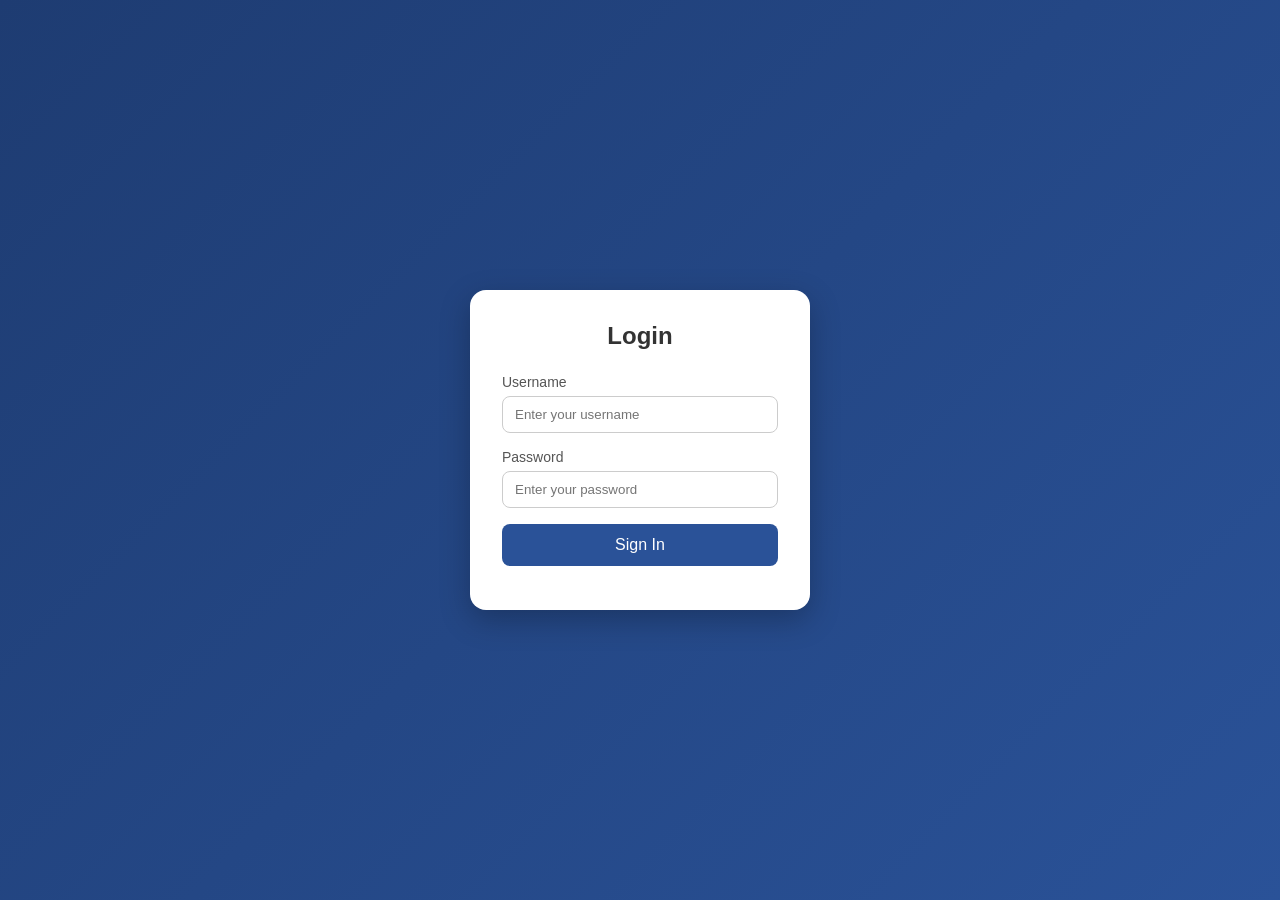
<file: index.html>
<!DOCTYPE html>
<html lang="en">
<head>
  <meta charset="UTF-8" />
  <meta name="viewport" content="width=device-width, initial-scale=1.0" />
  <title>Login Page</title>
  <link rel="stylesheet" href="style.css" />
</head>
<body class="login-body">
  <div class="login-container">
    <h2>Login</h2>

    <form id="loginForm">
    <div class="form-group">
        <label for="username">Username</label>
        <input id="username" name="username" type="text" placeholder="Enter your username" required />
    </div>

    <div class="form-group">
        <label for="password">Password</label>
        <input id="password" name="password" type="password" placeholder="Enter your password" required />
    </div>

    <button class="login-btn" type="submit">Sign In</button>
    </form>

    <p id="loginError" style="color: red; margin-top: 12px; font-size: 14px;"></p>

    <script src="auth.js"></script>

  </div>
</body>
</html>
</file>
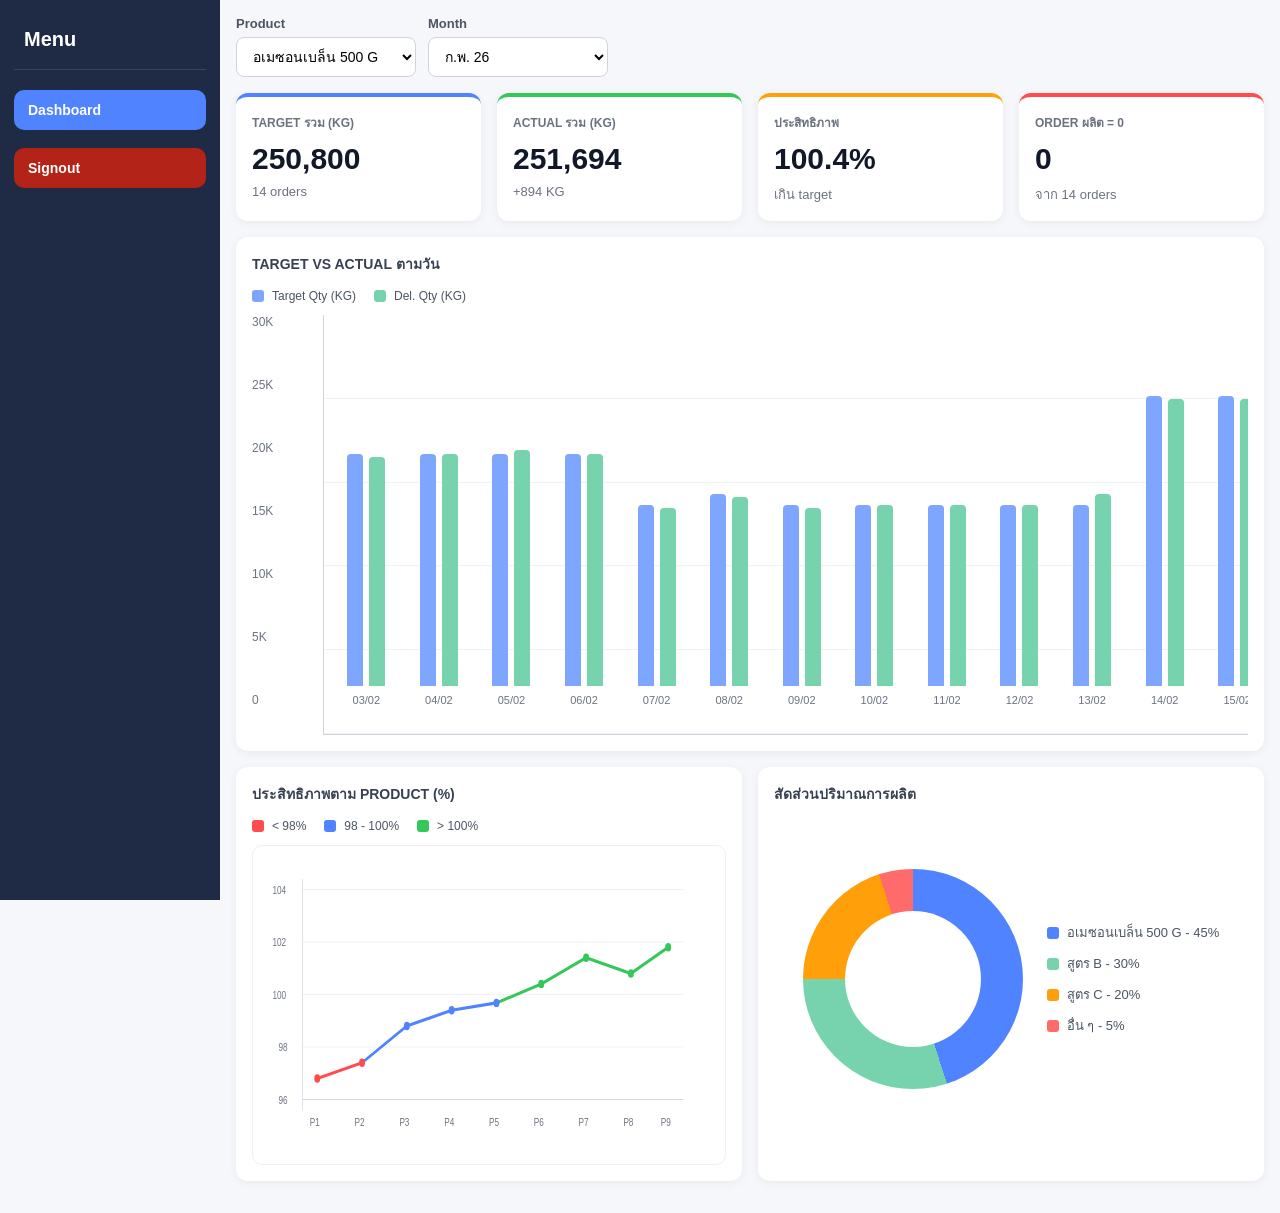
<file: dashboard.html>
<!DOCTYPE html>
<html lang="th">
<head>
  <meta charset="UTF-8" />
  <meta name="viewport" content="width=device-width, initial-scale=1.0" />
  <title>Dashboard</title>
  <style>
    * {
      box-sizing: border-box;
      margin: 0;
      padding: 0;
      font-family: Arial, sans-serif;
    }

    body {
      background: #f5f7fb;
      color: #1f2937;
    }

    .layout {
      display: flex;
      min-height: 100vh;
    }

    .sidebar {
      width: 220px;
      background: #1f2a44;
      color: white;
      padding: 20px 14px;
      display: flex;
      flex-direction: column;
      gap: 14px;
      position: sticky;
      top: 0;
      height: 100vh;
    }

    .sidebar-title {
      font-size: 20px;
      font-weight: 700;
      padding: 8px 10px 18px;
      border-bottom: 1px solid rgba(255, 255, 255, 0.12);
      margin-bottom: 6px;
    }

    .menu {
      display: flex;
      flex-direction: column;
      gap: 8px;
    }

    .menu a {
      text-decoration: none;
      color: white;
      padding: 12px 14px;
      border-radius: 10px;
      font-size: 14px;
      font-weight: 600;
      transition: background 0.2s ease;
    }

    .menu a:hover {
      background: #2f3d63;
    }

    .menu a.active {
      background: #4f83ff;
    }

    .menu a.signout {
      margin-top: 10px;
      background: #b42318;
    }

    .menu a.signout:hover {
      background: #912018;
    }

    .main {
      flex: 1;
      min-width: 0;
    }

    .page {
      width: 100%;
      padding: 16px;
    }

    .filters {
      display: flex;
      gap: 12px;
      flex-wrap: wrap;
      margin-bottom: 16px;
    }

    .filter-group {
      display: flex;
      flex-direction: column;
      gap: 6px;
    }

    .filter-group label {
      font-size: 13px;
      color: #4b5563;
      font-weight: 600;
    }

    .filter-group select {
      min-width: 180px;
      padding: 10px 12px;
      border: 1px solid #d1d5db;
      border-radius: 8px;
      background: white;
      font-size: 14px;
    }

    .cards {
      display: grid;
      grid-template-columns: repeat(4, 1fr);
      gap: 16px;
      margin-bottom: 16px;
    }

    .card {
      background: white;
      border-radius: 12px;
      padding: 16px;
      box-shadow: 0 2px 10px rgba(0, 0, 0, 0.06);
      text-align: left;
      border-top: 4px solid #dbe3f1;
    }

    .card.blue {
      border-top-color: #4f83ff;
    }

    .card.green {
      border-top-color: #34c759;
    }

    .card.orange {
      border-top-color: #ff9f0a;
    }

    .card.red {
      border-top-color: #ff4d4f;
    }

    .card-label {
      font-size: 12px;
      font-weight: 700;
      color: #6b7280;
      text-transform: uppercase;
      margin-bottom: 10px;
    }

    .card-value {
      font-size: 30px;
      font-weight: 700;
      color: #111827;
      margin-bottom: 8px;
    }

    .card-info {
      font-size: 13px;
      color: #6b7280;
    }

    .panel {
      background: white;
      border-radius: 12px;
      padding: 16px;
      box-shadow: 0 2px 10px rgba(0, 0, 0, 0.06);
      margin-bottom: 16px;
    }

    .panel-title {
      font-size: 14px;
      font-weight: 700;
      color: #374151;
      margin-bottom: 14px;
    }

    .chart-grid {
      display: grid;
      grid-template-columns: 1fr 1fr;
      gap: 16px;
    }

    .bar-chart-wrap {
      width: 100%;
      overflow-x: auto;
    }

    .bar-chart {
      min-width: 1100px;
      height: 420px;
      display: flex;
      gap: 16px;
      align-items: stretch;
    }

    .y-axis {
      width: 55px;
      height: 100%;
      display: flex;
      flex-direction: column-reverse;
      justify-content: space-between;
      padding-bottom: 28px;
      font-size: 12px;
      color: #6b7280;
    }

    .plot-area {
      position: relative;
      flex: 1;
      border-left: 1px solid #d1d5db;
      border-bottom: 1px solid #d1d5db;
      padding: 0 10px 28px 10px;
      display: flex;
      align-items: flex-end;
      justify-content: space-between;
      gap: 8px;
      background:
        repeating-linear-gradient(
          to top,
          #eef2f7 0,
          #eef2f7 1px,
          transparent 1px,
          transparent 20%
        );
    }

    .bar-group {
      flex: 1;
      min-width: 44px;
      height: 100%;
      display: flex;
      flex-direction: column;
      justify-content: flex-end;
      align-items: center;
      gap: 8px;
      position: relative;
    }

    .bars {
      height: calc(100% - 28px);
      width: 100%;
      display: flex;
      justify-content: center;
      align-items: flex-end;
      gap: 6px;
    }

    .bar {
      width: 16px;
      border-radius: 4px 4px 0 0;
    }

    .bar.target {
      background: #7ea6ff;
    }

    .bar.actual {
      background: #77d3ae;
    }

    .x-label {
      font-size: 11px;
      color: #6b7280;
      white-space: nowrap;
    }

    .legend {
      display: flex;
      gap: 18px;
      align-items: center;
      flex-wrap: wrap;
      margin-bottom: 12px;
      font-size: 12px;
      color: #4b5563;
    }

    .legend-item {
      display: flex;
      align-items: center;
      gap: 8px;
    }

    .legend-color {
      width: 12px;
      height: 12px;
      border-radius: 3px;
      display: inline-block;
    }

    .line-chart-box {
      width: 100%;
      height: 320px;
      border: 1px solid #edf0f5;
      border-radius: 10px;
      padding: 12px;
    }

    .line-chart-box svg {
      width: 100%;
      height: 100%;
      display: block;
    }

    .pie-wrap {
      display: flex;
      align-items: center;
      justify-content: center;
      min-height: 320px;
      gap: 24px;
      flex-wrap: wrap;
    }

    .pie-chart {
      width: 220px;
      height: 220px;
      border-radius: 50%;
      background: conic-gradient(
        #4f83ff 0deg 162deg,
        #77d3ae 162deg 270deg,
        #ff9f0a 270deg 342deg,
        #ff6b6b 342deg 360deg
      );
      position: relative;
    }

    .pie-chart::after {
      content: "";
      position: absolute;
      inset: 42px;
      background: white;
      border-radius: 50%;
    }

    .pie-legend {
      display: flex;
      flex-direction: column;
      gap: 10px;
      font-size: 13px;
      color: #4b5563;
    }

    @media (max-width: 1100px) {
      .cards {
        grid-template-columns: repeat(2, 1fr);
      }

      .chart-grid {
        grid-template-columns: 1fr;
      }
    }

    @media (max-width: 900px) {
      .layout {
        flex-direction: column;
      }

      .sidebar {
        width: 100%;
        height: auto;
        position: static;
      }
    }

    @media (max-width: 640px) {
      .cards {
        grid-template-columns: 1fr;
      }

      .page {
        padding: 12px;
      }
    }
  </style>
</head>
<body>
  <div class="layout">
    <aside class="sidebar">
      <div class="sidebar-title">Menu</div>

      <nav class="menu">
        <a href="dashboard.html" class="active">Dashboard</a>
        <a href="index.html" class="signout">Signout</a>
      </nav>
    </aside>

    <main class="main">
      <div class="page">
        <section class="filters">
          <div class="filter-group">
            <label for="product">Product</label>
            <select id="product">
              <option>อเมซอนเบล็น 500 G</option>
            </select>
          </div>

          <div class="filter-group">
            <label for="month">Month</label>
            <select id="month">
              <option>ก.พ. 26</option>
            </select>
          </div>
        </section>

        <section class="cards">
          <div class="card blue">
            <div class="card-label">TARGET รวม (KG)</div>
            <div class="card-value">250,800</div>
            <div class="card-info">14 orders</div>
          </div>

          <div class="card green">
            <div class="card-label">Actual รวม (KG)</div>
            <div class="card-value">251,694</div>
            <div class="card-info">+894 KG</div>
          </div>

          <div class="card orange">
            <div class="card-label">ประสิทธิภาพ</div>
            <div class="card-value">100.4%</div>
            <div class="card-info">เกิน target</div>
          </div>

          <div class="card red">
            <div class="card-label">Order ผลิต = 0</div>
            <div class="card-value">0</div>
            <div class="card-info">จาก 14 orders</div>
          </div>
        </section>

        <section class="panel">
          <div class="panel-title">TARGET VS ACTUAL ตามวัน</div>

          <div class="legend">
            <div class="legend-item">
              <span class="legend-color" style="background:#7ea6ff;"></span>
              <span>Target Qty (KG)</span>
            </div>
            <div class="legend-item">
              <span class="legend-color" style="background:#77d3ae;"></span>
              <span>Del. Qty (KG)</span>
            </div>
          </div>

          <div class="bar-chart-wrap">
            <div class="bar-chart">
              <div class="y-axis">
                <span>0</span>
                <span>5K</span>
                <span>10K</span>
                <span>15K</span>
                <span>20K</span>
                <span>25K</span>
                <span>30K</span>
              </div>

              <div class="plot-area">
                <div class="bar-group"><div class="bars"><div class="bar target" style="height:64%;"></div><div class="bar actual" style="height:63%;"></div></div><div class="x-label">03/02</div></div>
                <div class="bar-group"><div class="bars"><div class="bar target" style="height:64%;"></div><div class="bar actual" style="height:64%;"></div></div><div class="x-label">04/02</div></div>
                <div class="bar-group"><div class="bars"><div class="bar target" style="height:64%;"></div><div class="bar actual" style="height:65%;"></div></div><div class="x-label">05/02</div></div>
                <div class="bar-group"><div class="bars"><div class="bar target" style="height:64%;"></div><div class="bar actual" style="height:64%;"></div></div><div class="x-label">06/02</div></div>
                <div class="bar-group"><div class="bars"><div class="bar target" style="height:50%;"></div><div class="bar actual" style="height:49%;"></div></div><div class="x-label">07/02</div></div>
                <div class="bar-group"><div class="bars"><div class="bar target" style="height:53%;"></div><div class="bar actual" style="height:52%;"></div></div><div class="x-label">08/02</div></div>
                <div class="bar-group"><div class="bars"><div class="bar target" style="height:50%;"></div><div class="bar actual" style="height:49%;"></div></div><div class="x-label">09/02</div></div>
                <div class="bar-group"><div class="bars"><div class="bar target" style="height:50%;"></div><div class="bar actual" style="height:50%;"></div></div><div class="x-label">10/02</div></div>
                <div class="bar-group"><div class="bars"><div class="bar target" style="height:50%;"></div><div class="bar actual" style="height:50%;"></div></div><div class="x-label">11/02</div></div>
                <div class="bar-group"><div class="bars"><div class="bar target" style="height:50%;"></div><div class="bar actual" style="height:50%;"></div></div><div class="x-label">12/02</div></div>
                <div class="bar-group"><div class="bars"><div class="bar target" style="height:50%;"></div><div class="bar actual" style="height:53%;"></div></div><div class="x-label">13/02</div></div>
                <div class="bar-group"><div class="bars"><div class="bar target" style="height:80%;"></div><div class="bar actual" style="height:79%;"></div></div><div class="x-label">14/02</div></div>
                <div class="bar-group"><div class="bars"><div class="bar target" style="height:80%;"></div><div class="bar actual" style="height:79%;"></div></div><div class="x-label">15/02</div></div>
                <div class="bar-group"><div class="bars"><div class="bar target" style="height:80%;"></div><div class="bar actual" style="height:79%;"></div></div><div class="x-label">16/02</div></div>
              </div>
            </div>
          </div>
        </section>

        <section class="chart-grid">
          <div class="panel">
            <div class="panel-title">ประสิทธิภาพตาม PRODUCT (%)</div>

            <div class="legend">
              <div class="legend-item">
                <span class="legend-color" style="background:#ff4d4f;"></span>
                <span>&lt; 98%</span>
              </div>
              <div class="legend-item">
                <span class="legend-color" style="background:#4f83ff;"></span>
                <span>98 - 100%</span>
              </div>
              <div class="legend-item">
                <span class="legend-color" style="background:#34c759;"></span>
                <span>&gt; 100%</span>
              </div>
            </div>

            <div class="line-chart-box">
              <svg viewBox="0 0 600 280" preserveAspectRatio="none">
                <line x1="50" y1="30" x2="560" y2="30" stroke="#eef2f7" />
                <line x1="50" y1="80" x2="560" y2="80" stroke="#eef2f7" />
                <line x1="50" y1="130" x2="560" y2="130" stroke="#eef2f7" />
                <line x1="50" y1="180" x2="560" y2="180" stroke="#eef2f7" />
                <line x1="50" y1="230" x2="560" y2="230" stroke="#eef2f7" />

                <line x1="50" y1="20" x2="50" y2="240" stroke="#cfd8e3" />
                <line x1="50" y1="230" x2="560" y2="230" stroke="#cfd8e3" />

                <text x="18" y="234" font-size="11" fill="#6b7280">96</text>
                <text x="18" y="184" font-size="11" fill="#6b7280">98</text>
                <text x="10" y="134" font-size="11" fill="#6b7280">100</text>
                <text x="10" y="84" font-size="11" fill="#6b7280">102</text>
                <text x="10" y="34" font-size="11" fill="#6b7280">104</text>

                <polyline fill="none" stroke="#ff4d4f" stroke-width="3" points="70,210 130,195" />
                <polyline fill="none" stroke="#4f83ff" stroke-width="3" points="130,195 190,160 250,145 310,138" />
                <polyline fill="none" stroke="#34c759" stroke-width="3" points="310,138 370,120 430,95 490,110 540,85" />

                <circle cx="70" cy="210" r="4" fill="#ff4d4f" />
                <circle cx="130" cy="195" r="4" fill="#ff4d4f" />
                <circle cx="190" cy="160" r="4" fill="#4f83ff" />
                <circle cx="250" cy="145" r="4" fill="#4f83ff" />
                <circle cx="310" cy="138" r="4" fill="#4f83ff" />
                <circle cx="370" cy="120" r="4" fill="#34c759" />
                <circle cx="430" cy="95" r="4" fill="#34c759" />
                <circle cx="490" cy="110" r="4" fill="#34c759" />
                <circle cx="540" cy="85" r="4" fill="#34c759" />

                <text x="60" y="255" font-size="11" fill="#6b7280">P1</text>
                <text x="120" y="255" font-size="11" fill="#6b7280">P2</text>
                <text x="180" y="255" font-size="11" fill="#6b7280">P3</text>
                <text x="240" y="255" font-size="11" fill="#6b7280">P4</text>
                <text x="300" y="255" font-size="11" fill="#6b7280">P5</text>
                <text x="360" y="255" font-size="11" fill="#6b7280">P6</text>
                <text x="420" y="255" font-size="11" fill="#6b7280">P7</text>
                <text x="480" y="255" font-size="11" fill="#6b7280">P8</text>
                <text x="530" y="255" font-size="11" fill="#6b7280">P9</text>
              </svg>
            </div>
          </div>

          <div class="panel">
            <div class="panel-title">สัดส่วนปริมาณการผลิต</div>

            <div class="pie-wrap">
              <div class="pie-chart"></div>

              <div class="pie-legend">
                <div class="legend-item">
                  <span class="legend-color" style="background:#4f83ff;"></span>
                  <span>อเมซอนเบล็น 500 G - 45%</span>
                </div>
                <div class="legend-item">
                  <span class="legend-color" style="background:#77d3ae;"></span>
                  <span>สูตร B - 30%</span>
                </div>
                <div class="legend-item">
                  <span class="legend-color" style="background:#ff9f0a;"></span>
                  <span>สูตร C - 20%</span>
                </div>
                <div class="legend-item">
                  <span class="legend-color" style="background:#ff6b6b;"></span>
                  <span>อื่น ๆ - 5%</span>
                </div>
              </div>
            </div>
          </div>
        </section>
      </div>
    </main>
  </div>
</body>
</html>
</file>
<file: style.css>
* {
  box-sizing: border-box;
  margin: 0;
  padding: 0;
  font-family: Arial, sans-serif;
}

body {
  min-height: 100vh;
}

/* Login Page */
.login-body {
  display: flex;
  justify-content: center;
  align-items: center;
  background: linear-gradient(135deg, #1e3c72, #2a5298);
}

.login-container {
  background: #fff;
  padding: 32px;
  border-radius: 16px;
  width: 340px;
  box-shadow: 0 10px 30px rgba(0, 0, 0, 0.25);
}

.login-container h2 {
  text-align: center;
  margin-bottom: 24px;
  color: #333;
}

.form-group {
  margin-bottom: 16px;
}

.form-group label {
  display: block;
  margin-bottom: 6px;
  color: #555;
  font-size: 14px;
}

.form-group input {
  width: 100%;
  padding: 10px 12px;
  border: 1px solid #ccc;
  border-radius: 8px;
  outline: none;
}

.form-group input:focus {
  border-color: #2a5298;
}

.login-btn {
  width: 100%;
  padding: 12px;
  border: none;
  border-radius: 8px;
  background: #2a5298;
  color: white;
  font-size: 16px;
  cursor: pointer;
}

.login-btn:hover {
  background: #1e3c72;
}

.footer-text {
  text-align: center;
  margin-top: 16px;
  font-size: 13px;
  color: #666;
}

/* Dashboard */
.dashboard-body {
  background: #f4f7fb;
  color: #222;
}

.dashboard-layout {
  display: flex;
  min-height: 100vh;
}

.sidebar {
  width: 240px;
  background: #1f2a44;
  color: white;
  padding: 24px 16px;
}

.logo {
  margin-bottom: 24px;
  font-size: 24px;
  text-align: center;
}

.menu {
  display: flex;
  flex-direction: column;
  gap: 10px;
}

.menu-item {
  text-decoration: none;
  color: white;
  padding: 12px 14px;
  border-radius: 10px;
  transition: background 0.2s ease;
}

.menu-item:hover,
.menu-item.active {
  background: #2f3d63;
}

.menu-item.logout {
  margin-top: 20px;
  background: #b42318;
}

.menu-item.logout:hover {
  background: #912018;
}

.main-content {
  flex: 1;
  padding: 24px;
}

.topbar {
  display: flex;
  justify-content: space-between;
  align-items: center;
  margin-bottom: 24px;
}

.topbar h1 {
  font-size: 28px;
  margin-bottom: 4px;
}

.subtitle {
  color: #666;
}

.user-card {
  display: flex;
  align-items: center;
  gap: 10px;
  background: white;
  padding: 10px 14px;
  border-radius: 12px;
  box-shadow: 0 4px 10px rgba(0, 0, 0, 0.08);
}

.user-avatar {
  width: 32px;
  height: 32px;
  border-radius: 50%;
  background: #2a5298;
  color: white;
  display: flex;
  align-items: center;
  justify-content: center;
  font-weight: bold;
}

.cards {
  display: grid;
  grid-template-columns: repeat(auto-fit, minmax(180px, 1fr));
  gap: 16px;
  margin-bottom: 24px;
}

.card {
  background: white;
  padding: 20px;
  border-radius: 16px;
  box-shadow: 0 4px 10px rgba(0, 0, 0, 0.08);
}

.card h3 {
  font-size: 16px;
  color: #555;
  margin-bottom: 10px;
}

.card-value {
  font-size: 28px;
  font-weight: bold;
  color: #1f2a44;
}

.panel-grid {
  display: grid;
  grid-template-columns: 2fr 1fr;
  gap: 16px;
}

.panel {
  background: white;
  padding: 20px;
  border-radius: 16px;
  box-shadow: 0 4px 10px rgba(0, 0, 0, 0.08);
}

.panel h3 {
  margin-bottom: 16px;
}

.activity-list {
  list-style: disc;
  padding-left: 20px;
  color: #444;
}

.activity-list li {
  margin-bottom: 10px;
}

.action-buttons {
  display: flex;
  flex-direction: column;
  gap: 10px;
}

.action-buttons button {
  padding: 12px;
  border: none;
  border-radius: 10px;
  background: #2a5298;
  color: white;
  cursor: pointer;
}

.action-buttons button:hover {
  background: #1e3c72;
}

@media (max-width: 900px) {
  .panel-grid {
    grid-template-columns: 1fr;
  }

  .sidebar {
    width: 200px;
  }
}

@media (max-width: 700px) {
  .dashboard-layout {
    flex-direction: column;
  }

  .sidebar {
    width: 100%;
  }

  .topbar {
    flex-direction: column;
    align-items: flex-start;
    gap: 12px;
  }
}
</file>
